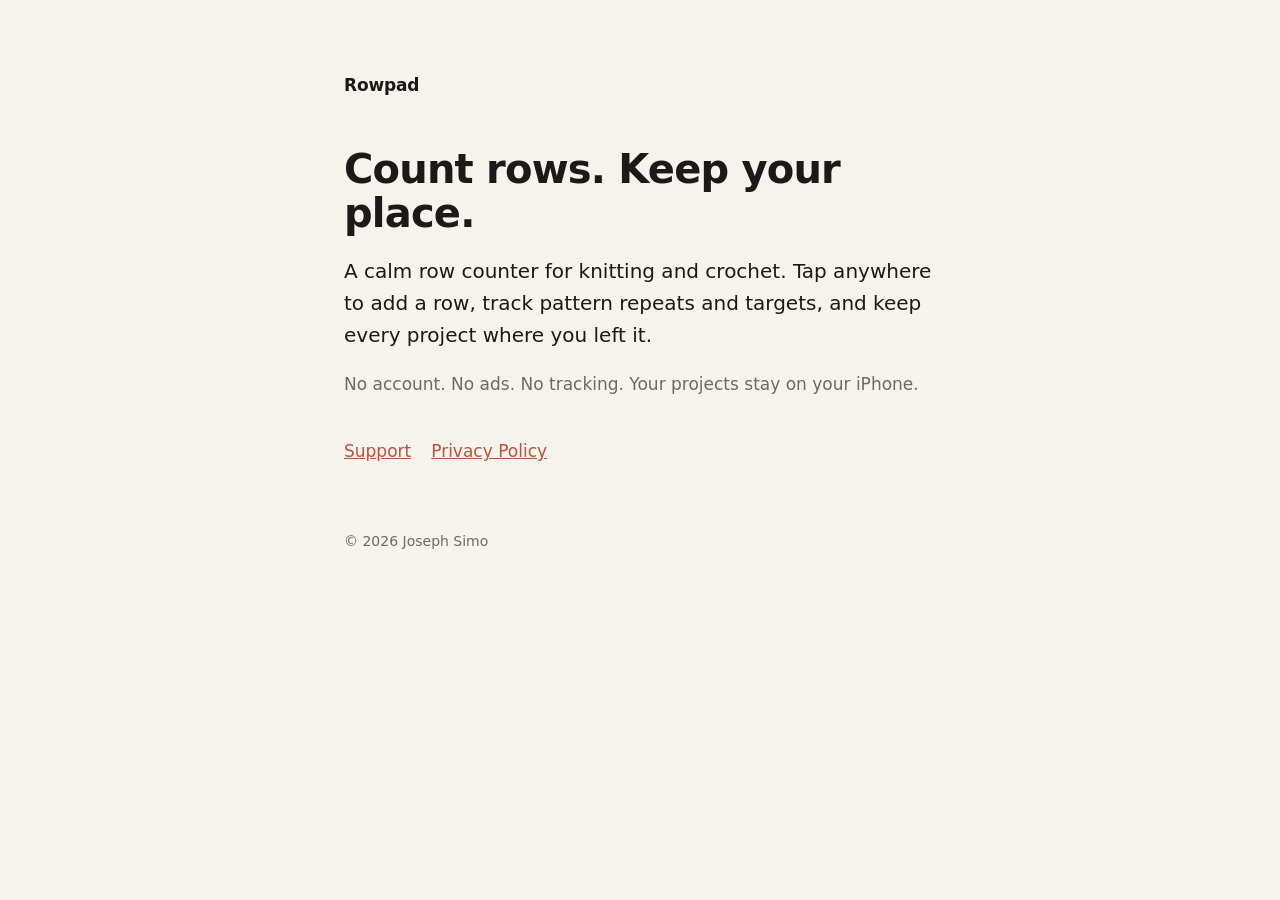
<file: index.html>
<!doctype html>
<html lang="en"><head><meta charset="utf-8"><meta name="viewport" content="width=device-width,initial-scale=1">
<title>Rowpad: a calm row counter for knitting and crochet</title>
<meta name="description" content="Rowpad is a calm row counter for knitting and crochet. Tap anywhere to add a row. No account, no tracking.">
<link rel="stylesheet" href="style.css"></head>
<body><main>
<header><a href="./">Rowpad</a></header>
<h1>Count rows. Keep your place.</h1>
<p class="lead">A calm row counter for knitting and crochet. Tap anywhere to add a row, track pattern repeats and targets, and keep every project where you left it.</p>
<p>No account. No ads. No tracking. Your projects stay on your iPhone.</p>
<nav><a href="support/">Support</a><a href="privacy/">Privacy Policy</a></nav>
<footer>&copy; 2026 Joseph Simo</footer>
</main></body></html>
</file>
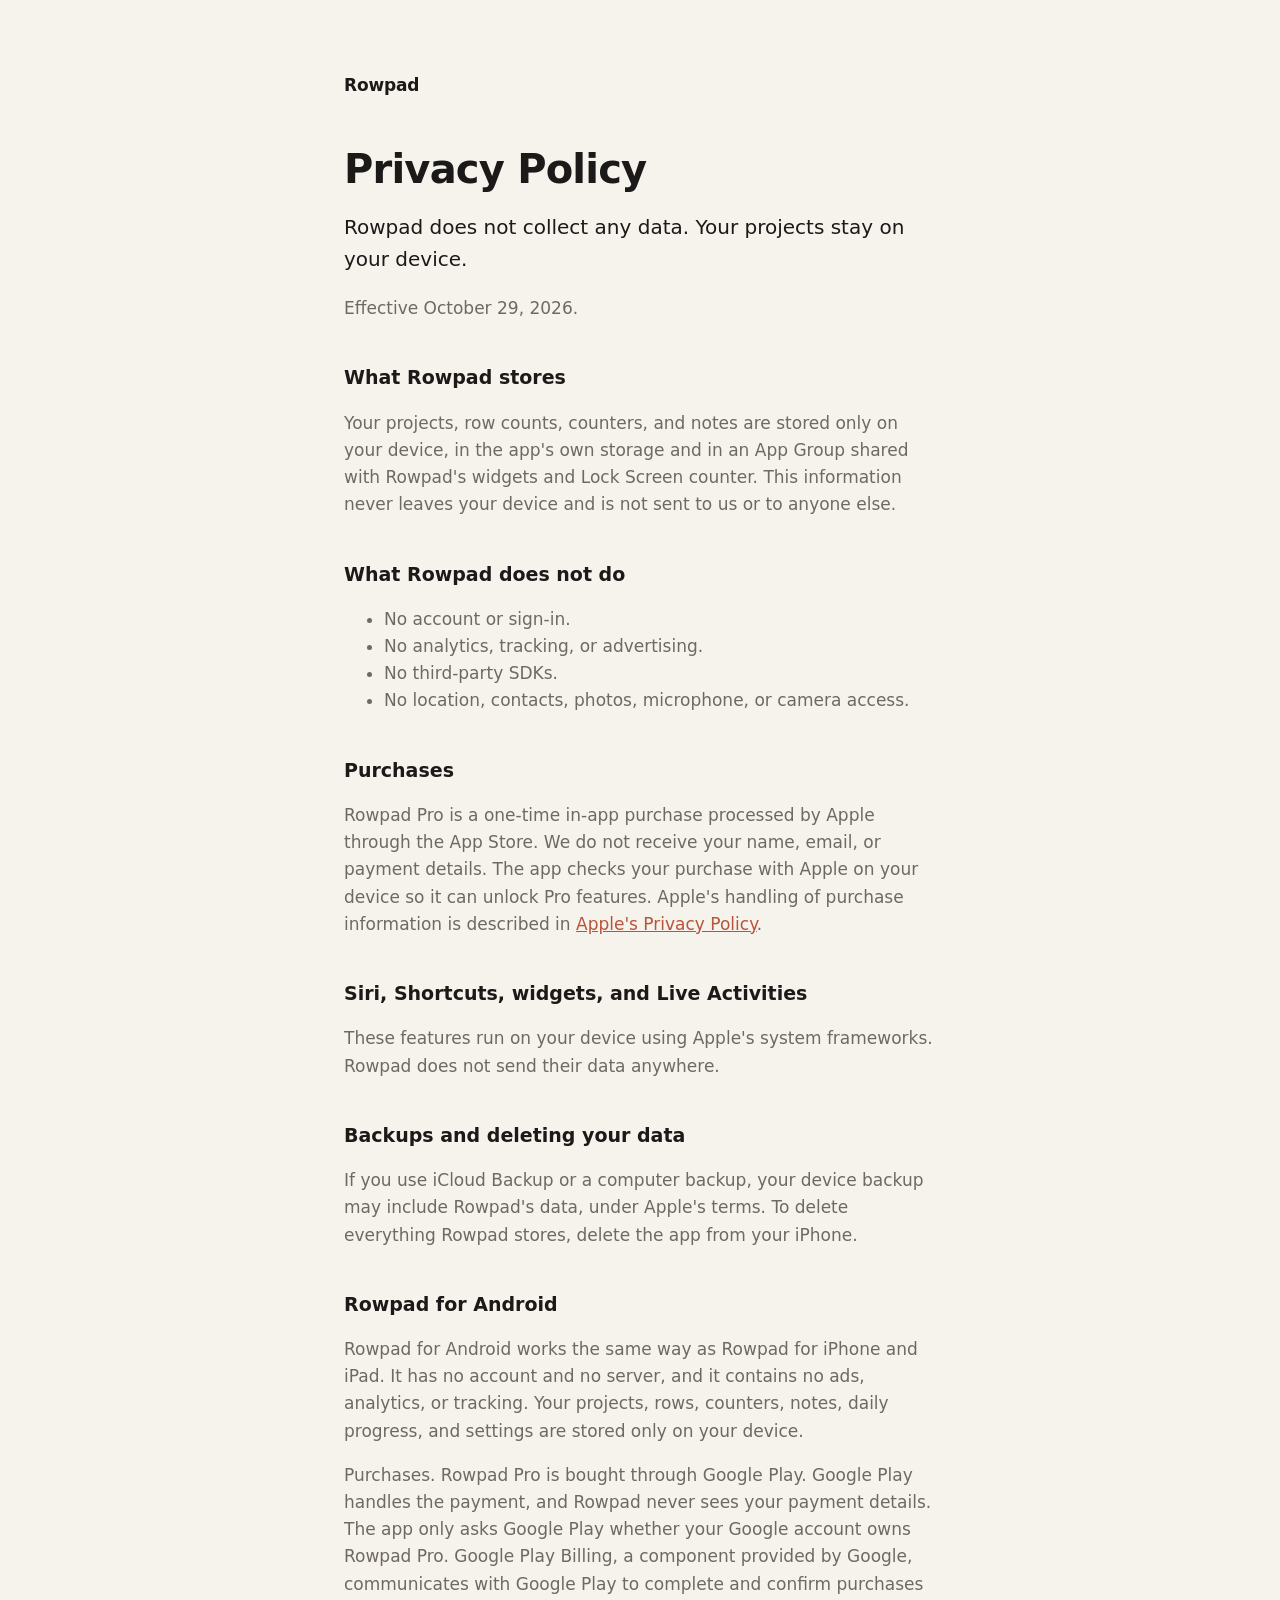
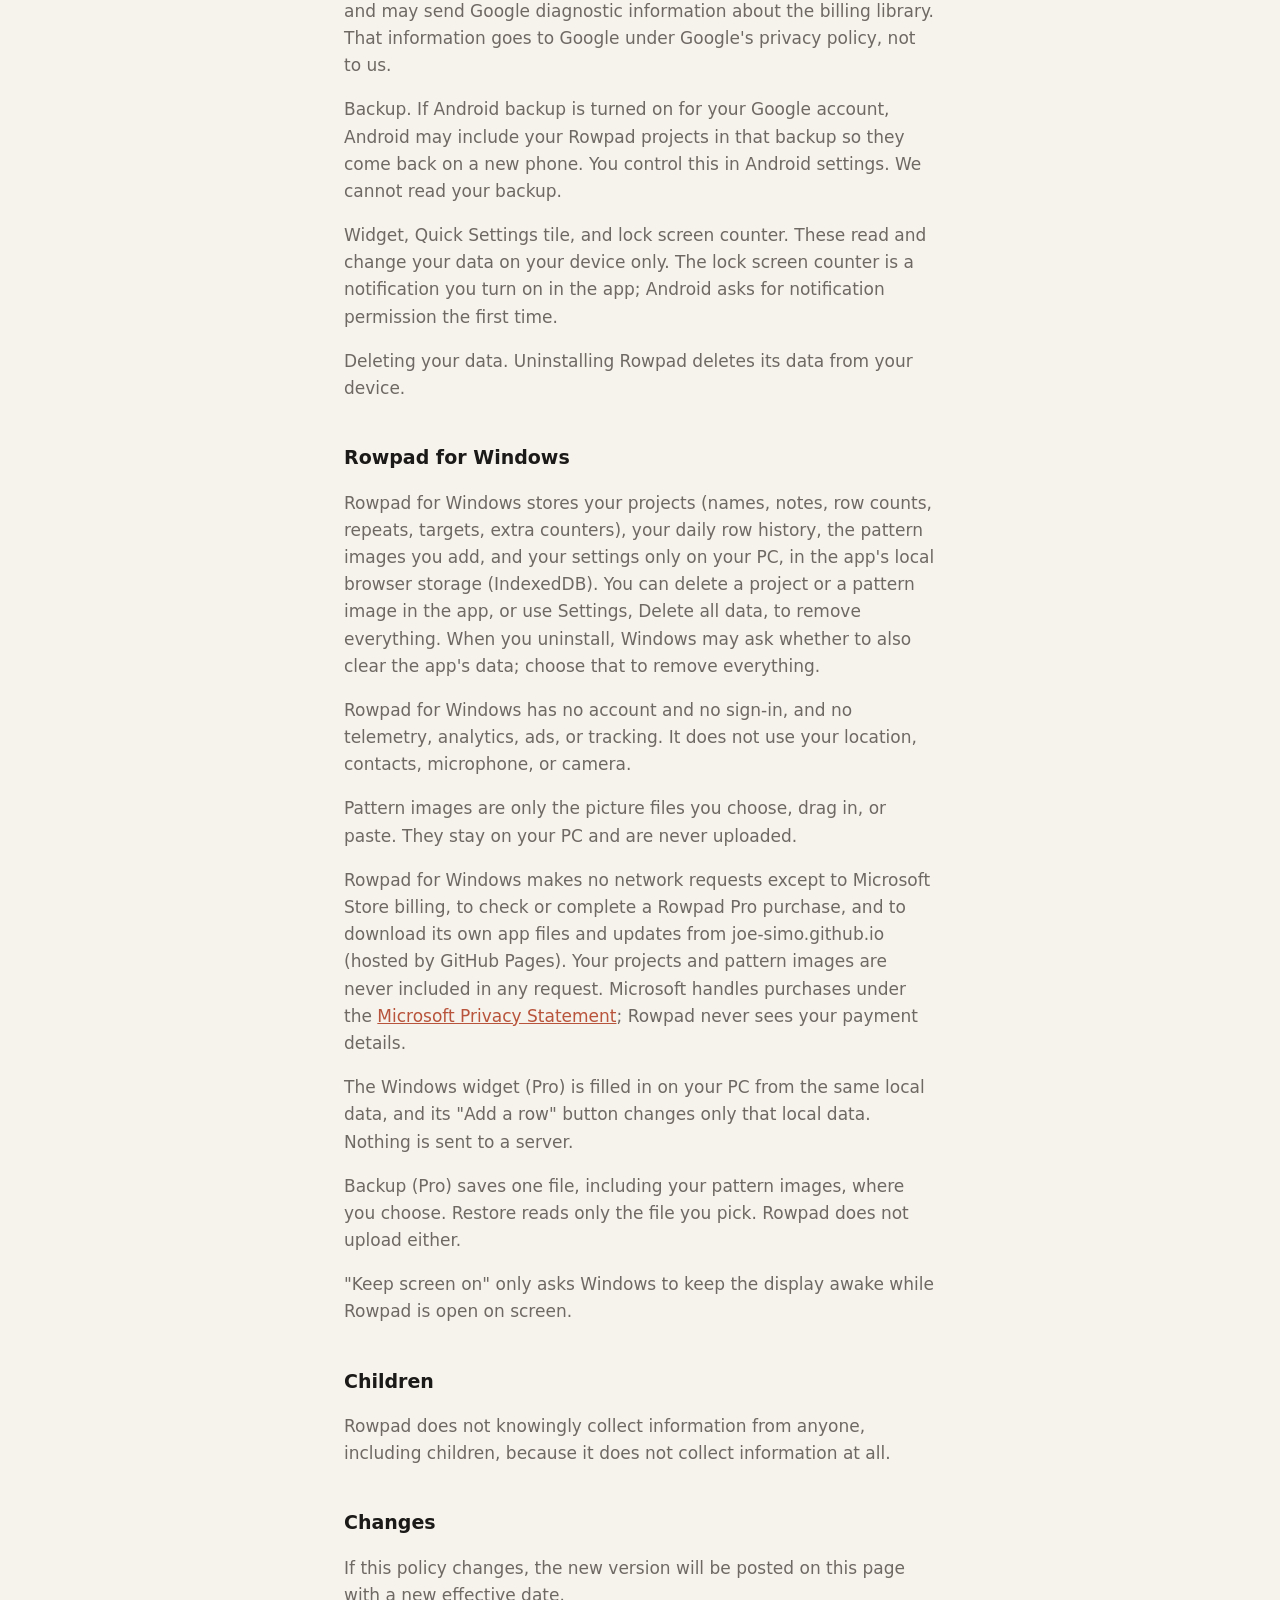
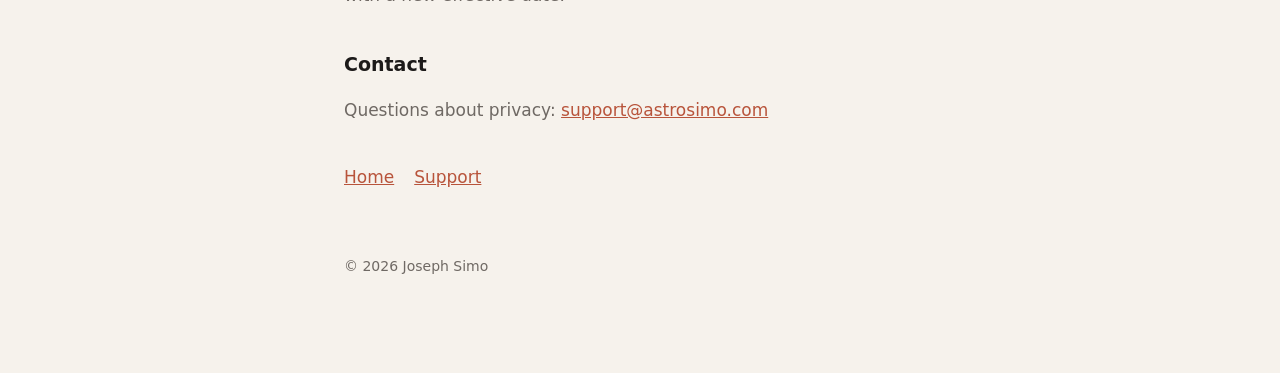
<file: privacy/index.html>
<!doctype html>
<html lang="en"><head><meta charset="utf-8"><meta name="viewport" content="width=device-width,initial-scale=1">
<title>Privacy Policy | Rowpad</title>
<meta name="description" content="Rowpad does not collect any data. Your projects stay on your device.">
<link rel="stylesheet" href="../style.css"></head>
<body><main>
<header><a href="../">Rowpad</a></header>
<h1>Privacy Policy</h1>
<p class="lead">Rowpad does not collect any data. Your projects stay on your device.</p>
<p>Effective October 29, 2026.</p>

<h2>What Rowpad stores</h2>
<p>Your projects, row counts, counters, and notes are stored only on your device, in the app's own storage and in an App Group shared with Rowpad's widgets and Lock Screen counter. This information never leaves your device and is not sent to us or to anyone else.</p>

<h2>What Rowpad does not do</h2>
<ul>
<li>No account or sign-in.</li>
<li>No analytics, tracking, or advertising.</li>
<li>No third-party SDKs.</li>
<li>No location, contacts, photos, microphone, or camera access.</li>
</ul>

<h2>Purchases</h2>
<p>Rowpad Pro is a one-time in-app purchase processed by Apple through the App Store. We do not receive your name, email, or payment details. The app checks your purchase with Apple on your device so it can unlock Pro features. Apple's handling of purchase information is described in <a href="https://www.apple.com/legal/privacy/">Apple's Privacy Policy</a>.</p>

<h2>Siri, Shortcuts, widgets, and Live Activities</h2>
<p>These features run on your device using Apple's system frameworks. Rowpad does not send their data anywhere.</p>

<h2>Backups and deleting your data</h2>
<p>If you use iCloud Backup or a computer backup, your device backup may include Rowpad's data, under Apple's terms. To delete everything Rowpad stores, delete the app from your iPhone.</p>

<h2>Rowpad for Android</h2>
<p>Rowpad for Android works the same way as Rowpad for iPhone and iPad. It has no account and no server, and it contains no ads, analytics, or tracking. Your projects, rows, counters, notes, daily progress, and settings are stored only on your device.</p>
<p>Purchases. Rowpad Pro is bought through Google Play. Google Play handles the payment, and Rowpad never sees your payment details. The app only asks Google Play whether your Google account owns Rowpad Pro. Google Play Billing, a component provided by Google, communicates with Google Play to complete and confirm purchases and may send Google diagnostic information about the billing library. That information goes to Google under Google's privacy policy, not to us.</p>
<p>Backup. If Android backup is turned on for your Google account, Android may include your Rowpad projects in that backup so they come back on a new phone. You control this in Android settings. We cannot read your backup.</p>
<p>Widget, Quick Settings tile, and lock screen counter. These read and change your data on your device only. The lock screen counter is a notification you turn on in the app; Android asks for notification permission the first time.</p>
<p>Deleting your data. Uninstalling Rowpad deletes its data from your device.</p>

<h2>Rowpad for Windows</h2>
<p>Rowpad for Windows stores your projects (names, notes, row counts, repeats, targets, extra counters), your daily row history, the pattern images you add, and your settings only on your PC, in the app's local browser storage (IndexedDB). You can delete a project or a pattern image in the app, or use Settings, Delete all data, to remove everything. When you uninstall, Windows may ask whether to also clear the app's data; choose that to remove everything.</p>
<p>Rowpad for Windows has no account and no sign-in, and no telemetry, analytics, ads, or tracking. It does not use your location, contacts, microphone, or camera.</p>
<p>Pattern images are only the picture files you choose, drag in, or paste. They stay on your PC and are never uploaded.</p>
<p>Rowpad for Windows makes no network requests except to Microsoft Store billing, to check or complete a Rowpad Pro purchase, and to download its own app files and updates from joe-simo.github.io (hosted by GitHub Pages). Your projects and pattern images are never included in any request. Microsoft handles purchases under the <a href="https://privacy.microsoft.com/privacystatement">Microsoft Privacy Statement</a>; Rowpad never sees your payment details.</p>
<p>The Windows widget (Pro) is filled in on your PC from the same local data, and its "Add a row" button changes only that local data. Nothing is sent to a server.</p>
<p>Backup (Pro) saves one file, including your pattern images, where you choose. Restore reads only the file you pick. Rowpad does not upload either.</p>
<p>"Keep screen on" only asks Windows to keep the display awake while Rowpad is open on screen.</p>

<h2>Children</h2>
<p>Rowpad does not knowingly collect information from anyone, including children, because it does not collect information at all.</p>

<h2>Changes</h2>
<p>If this policy changes, the new version will be posted on this page with a new effective date.</p>

<h2>Contact</h2>
<p>Questions about privacy: <a href="mailto:support@astrosimo.com">support@astrosimo.com</a></p>
<nav><a href="../">Home</a><a href="../support/">Support</a></nav>
<footer>&copy; 2026 Joseph Simo</footer>
</main></body></html>
</file>
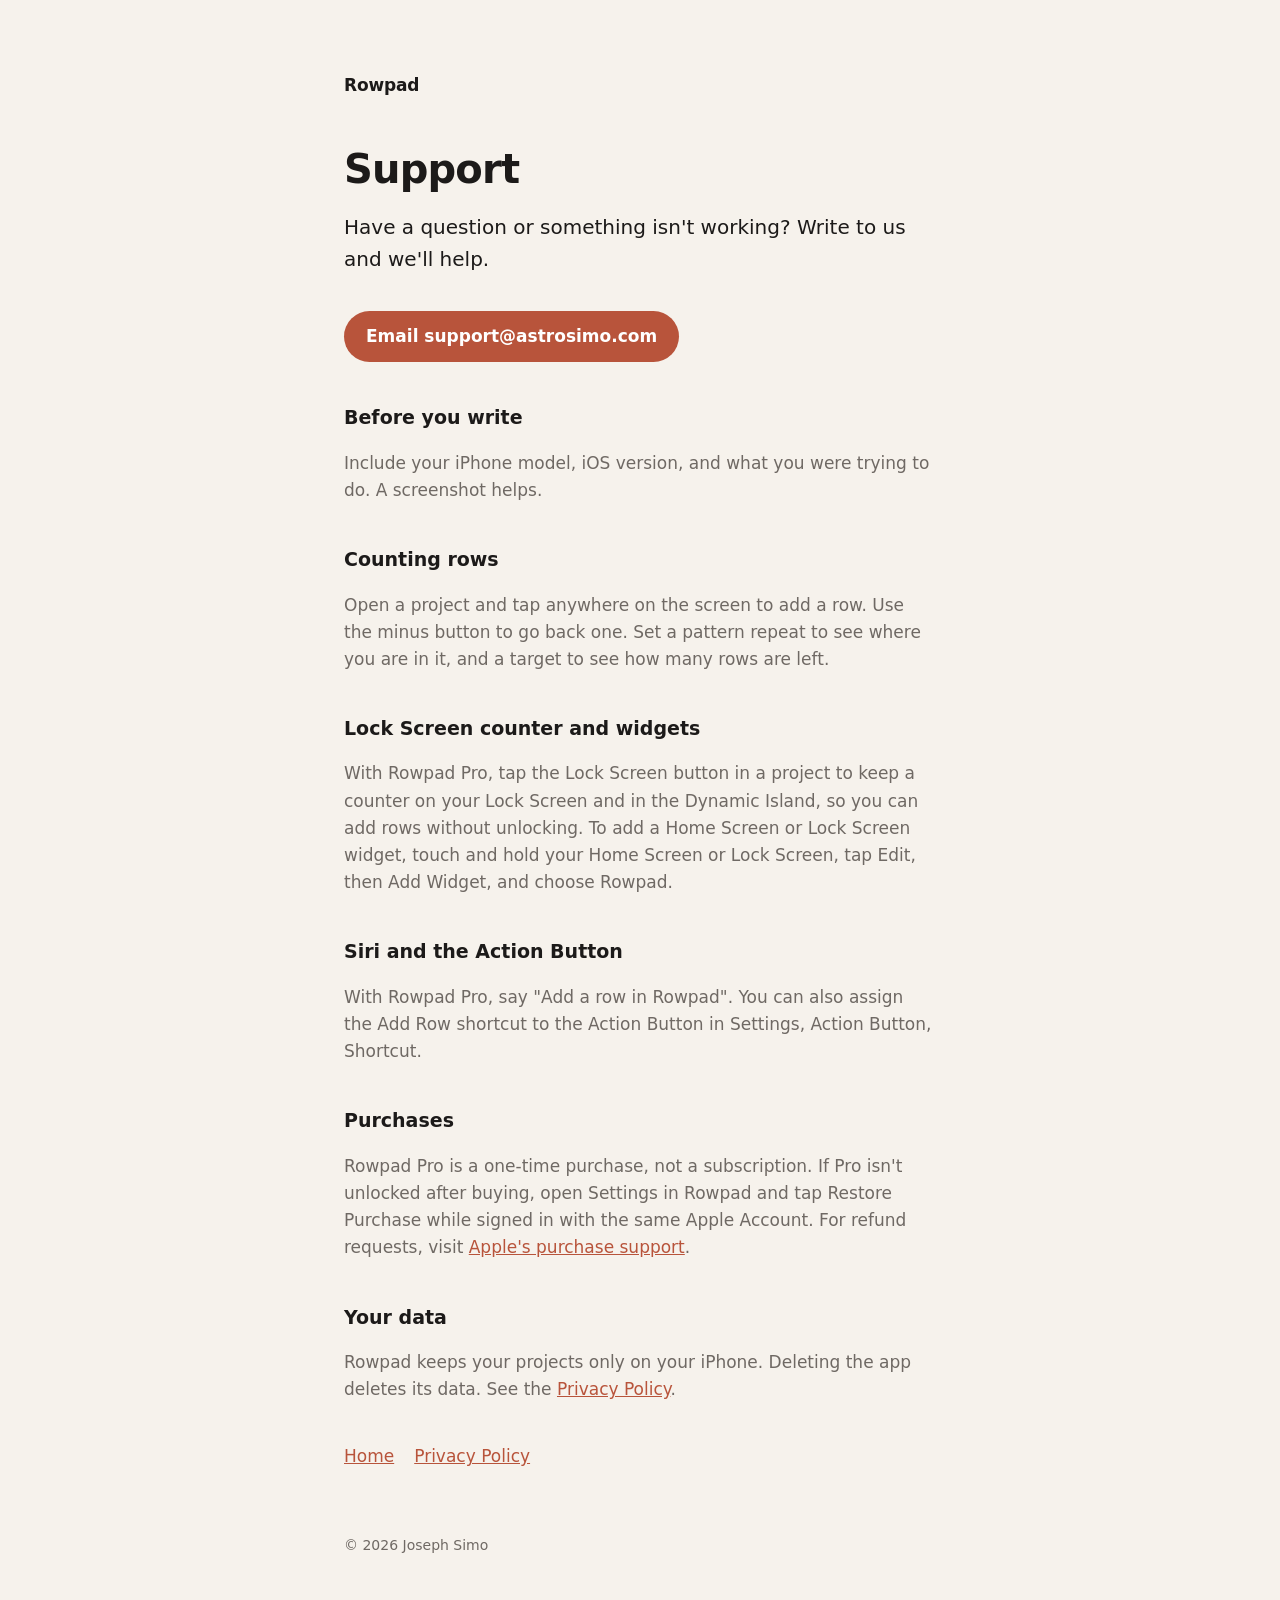
<file: support/index.html>
<!doctype html>
<html lang="en"><head><meta charset="utf-8"><meta name="viewport" content="width=device-width,initial-scale=1">
<title>Support | Rowpad</title>
<meta name="description" content="Help with Rowpad, the calm row counter for knitting and crochet.">
<link rel="stylesheet" href="../style.css"></head>
<body><main>
<header><a href="../">Rowpad</a></header>
<h1>Support</h1>
<p class="lead">Have a question or something isn't working? Write to us and we'll help.</p>
<a class="button" href="mailto:support@astrosimo.com?subject=Rowpad%20support">Email support@astrosimo.com</a>

<h2>Before you write</h2>
<p>Include your iPhone model, iOS version, and what you were trying to do. A screenshot helps.</p>

<h2>Counting rows</h2>
<p>Open a project and tap anywhere on the screen to add a row. Use the minus button to go back one. Set a pattern repeat to see where you are in it, and a target to see how many rows are left.</p>

<h2>Lock Screen counter and widgets</h2>
<p>With Rowpad Pro, tap the Lock Screen button in a project to keep a counter on your Lock Screen and in the Dynamic Island, so you can add rows without unlocking. To add a Home Screen or Lock Screen widget, touch and hold your Home Screen or Lock Screen, tap Edit, then Add Widget, and choose Rowpad.</p>

<h2>Siri and the Action Button</h2>
<p>With Rowpad Pro, say "Add a row in Rowpad". You can also assign the Add Row shortcut to the Action Button in Settings, Action Button, Shortcut.</p>

<h2>Purchases</h2>
<p>Rowpad Pro is a one-time purchase, not a subscription. If Pro isn't unlocked after buying, open Settings in Rowpad and tap Restore Purchase while signed in with the same Apple Account. For refund requests, visit <a href="https://reportaproblem.apple.com">Apple's purchase support</a>.</p>

<h2>Your data</h2>
<p>Rowpad keeps your projects only on your iPhone. Deleting the app deletes its data. See the <a href="../privacy/">Privacy Policy</a>.</p>
<nav><a href="../">Home</a><a href="../privacy/">Privacy Policy</a></nav>
<footer>&copy; 2026 Joseph Simo</footer>
</main></body></html>
</file>
<file: style.css>
:root{--bg:#f6f2ec;--fg:#1c1a19;--muted:#6f6964;--accent:#b8543b;--card:#fff}
@media (prefers-color-scheme:dark){:root{--bg:#161413;--fg:#f5f2ee;--muted:#aaa49e;--accent:#e87a5e;--card:#211e1c}}
*{box-sizing:border-box}
body{margin:0;background:var(--bg);color:var(--fg);font:17px/1.6 -apple-system,BlinkMacSystemFont,"SF Pro Text","Inter",system-ui,sans-serif;-webkit-font-smoothing:antialiased}
main{max-width:640px;margin:0 auto;padding:72px 24px 96px}
header a{color:var(--fg);text-decoration:none;font-weight:600;letter-spacing:-.01em}
h1{font-size:40px;line-height:1.1;letter-spacing:-.02em;margin:48px 0 12px}
h2{font-size:19px;margin:40px 0 6px}
p,li{color:var(--muted)}
.lead{font-size:20px;color:var(--fg)}
a{color:var(--accent)}
.button{display:inline-block;margin-top:16px;padding:12px 22px;border-radius:999px;background:var(--accent);color:#fff;text-decoration:none;font-weight:600}
nav{margin-top:40px;display:flex;gap:20px}
footer{margin-top:64px;font-size:14px;color:var(--muted)}
</file>
